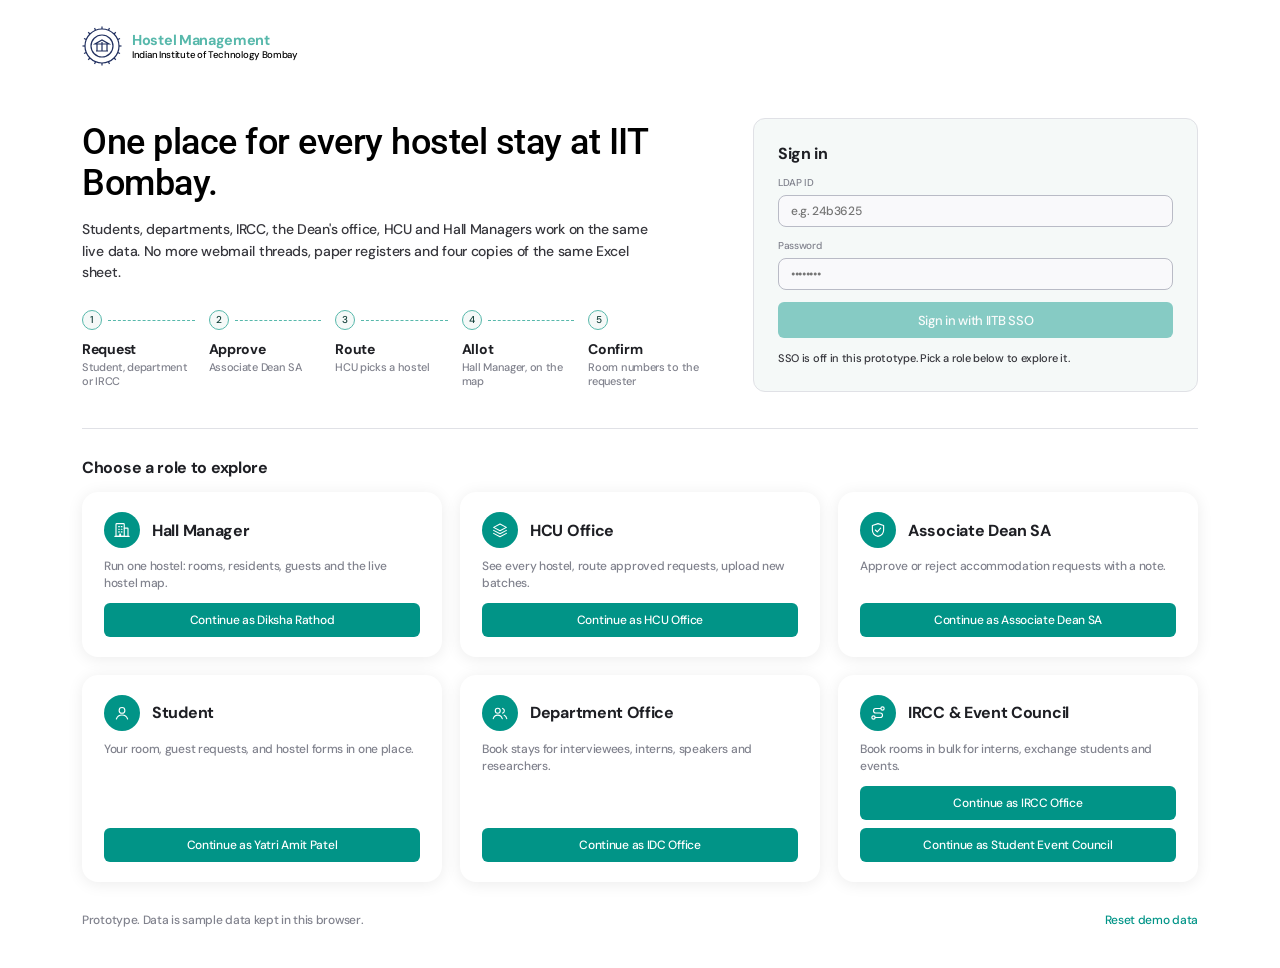
<file: index.html>
<!doctype html>
<html lang="en">
<head>
  <meta charset="utf-8">
  <meta name="viewport" content="width=device-width, initial-scale=1, viewport-fit=cover">
  <title>Hostel Management · IIT Bombay</title>
  <link rel="preconnect" href="https://fonts.googleapis.com">
  <link rel="preconnect" href="https://fonts.gstatic.com" crossorigin>
  <link rel="stylesheet" href="https://fonts.googleapis.com/css2?family=DM+Sans:opsz,wght@9..40,500;9..40,700&family=Roboto:wght@400;500;600;700&display=swap">
  <link rel="stylesheet" href="css/tokens.css">
  <link rel="stylesheet" href="css/app.css">
  <link rel="stylesheet" href="css/portals.css">
</head>
<body>
  <div id="app"></div>

  <!-- Order matters: plain scripts sharing the global `HMS` namespace, no build step -->
  <!-- Core: data and helpers every portal shares -->
  <script src="js/core/date.js"></script>
  <script src="js/core/floorplan.js"></script>
  <script src="js/core/campus.js"></script>
  <script src="js/core/seed.js"></script>
  <script src="js/core/store.js"></script>
  <script src="js/core/ui.js"></script>
  <script src="js/core/shared.js"></script>
  <script src="js/app.js"></script>
  <script src="js/core/list.js"></script>

  <!-- Hall Manager (Figma "Hostel Manager" section) -->
  <script src="js/portals/hm/dashboard.js"></script>
  <script src="js/portals/hm/residents.js"></script>
  <script src="js/portals/hm/requests.js"></script>
  <script src="js/portals/hm/map.js"></script>
  <script src="js/portals/hm/actions.js"></script>
  <script src="js/portals/hm/portal.js"></script>

  <!-- Requesters, approvers, HCU (FigJam IA) -->
  <script src="js/portals/requester.js"></script>
  <script src="js/portals/student.js"></script>
  <script src="js/portals/dept.js"></script>
  <script src="js/portals/ircc.js"></script>
  <script src="js/portals/dean.js"></script>
  <script src="js/portals/hcu.js"></script>

  <script>HMS.app.start();</script>
</body>
</html>
</file>
<file: css/tokens.css>
/* ==========================================================================
   Design tokens — extracted from Figma "HM Intern Work" (W8pJfHJeop1TZinVuB2IP1),
   section "Hostel Manager" (238:3312). Variable names mirror the Figma variables.
   If you change a value here, change it in Figma too (or vice versa).
   ========================================================================== */
:root {
  /* Surfaces */
  --primary-bg: #f5f9f8;        /* panels, map floor, cards-in-cards */
  --secondary-bg: #ffffff;      /* page + cards */
  --white: #ffffff;

  /* Brand */
  --primary-cta-bg: #019487;    /* active nav pill, primary button, links */
  --primary-cta-hover: #017d72;
  --colored-subheading: #57b8ab;/* "Hostel Management" wordmark */
  --badge-type1: #b8eae2;       /* Day / Month / Year pills */
  --badge-1: #103d37;           /* text on badge-type1 */

  /* Text */
  --heading: #000000;
  --body: #1e1f24;
  --body-2: #80828d;            /* labels ("Total Rooms") */
  --unselected-text: #80828d;
  --grey-subheading: #36363c;
  --nav-text: #1f1f1f;          /* Figma var "500" */

  /* Strokes */
  --secondary-cta-border: #b9bbc6; /* card + table outlines, secondary button */
  --secondary-cta-hover: #eff0f3;   /* table header band, zebra rows, table footer (293:10039) */
  --light-stroke: #e0e1e6;         /* nav pills, dividers */

  /* Hostel map room states (Bookings 1 · 238:5393) */
  --room-empty-bg: #f5f9f8;     --room-empty-stroke: #019487;
  --room-allotted-bg: #8eddd6;  --room-allotted-stroke: #00b1a1;
  --room-guest-bg: #ffffff;     --room-guest-stroke: #57b8ab;   /* legend "Guests" */
  --room-maint-bg: #ffab9a;     --room-maint-stroke: #ff8787;
  --room-common-bg: #d0ede6;    /* stairs / pantry / washroom blocks */
  --room-service-bg: #cecece;   /* service / lift block */

  /* Feedback (not in Figma yet — added for states the designs don't cover) */
  --danger: #c2410c;
  --danger-bg: #fff1ec;
  --warning-bg: #fff7e0;
  --warning: #8a5a00;
  --info: #2563eb;              /* "Occupied" status badge in profile (293:10380) */
  --info-bg: #eef4ff;

  /* Type
     Figma uses Satoshi (UI) + Roboto (numbers/table data, M3 "display-medium").
     Satoshi is served by Fontshare; DM Sans is the fallback when it can't load. */
  --font-ui: "Satoshi", "DM Sans", ui-sans-serif, system-ui, -apple-system, "Segoe UI", sans-serif;
  --font-data: "Roboto", ui-sans-serif, system-ui, sans-serif;
  --tracking: -0.3px;

  --fs-display: 45px;   /* stat numbers (M3 display-medium) */
  --fs-stat-sm: 24px;   /* secondary stats */
  --fs-h1: 24px;        /* page titles "Residents", "Requests" */
  --fs-h2: 20px;        /* "Hostel 17," */
  --fs-h3: 16px;        /* H3/M, H3/B — nav, panel titles */
  --fs-body1: 12px;     /* Body1/M */
  --fs-body2: 10px;     /* Body2/M — meta lines */
  --fs-micro: 8px;      /* "Details" links */

  /* Shape */
  --r-card: 12px;
  --r-pill: 24px;
  --r-btn: 6px;
  --r-room: 4.8px;

  /* Layout */
  --sidebar-w: 189px;
  --gutter: 32px;
  --shadow-card: 0 2px 10px rgba(16, 61, 55, 0.08);
  --shadow-pop: 0 12px 40px rgba(16, 61, 55, 0.16);
}
</file>
<file: css/app.css>
/* ==========================================================================
   Base
   ========================================================================== */
*, *::before, *::after { box-sizing: border-box; }
html, body { height: 100%; }
body {
  margin: 0;
  font-family: var(--font-ui);
  font-weight: 500;
  font-size: 14px;
  letter-spacing: var(--tracking);
  color: var(--body);
  background: var(--secondary-bg);
  -webkit-font-smoothing: antialiased;
}
button, input, select, textarea { font: inherit; letter-spacing: inherit; color: inherit; }
button { cursor: pointer; }
:focus-visible { outline: 2px solid var(--primary-cta-bg); outline-offset: 2px; }
.sr-only { position: absolute; width: 1px; height: 1px; overflow: hidden; clip: rect(0 0 0 0); white-space: nowrap; }
.num { font-family: var(--font-data); letter-spacing: 0; }
.muted { color: var(--body-2); }
.link { color: var(--primary-cta-bg); background: none; border: 0; padding: 0; font-size: inherit; }
.link:hover { text-decoration: underline; }
svg.ic { width: 1em; height: 1em; flex: none; }

/* ==========================================================================
   Shell — header + pill sidebar (Dashboard 238:3313)
   ========================================================================== */
.shell { display: grid; grid-template-columns: calc(var(--sidebar-w) + var(--gutter) * 2) 1fr; grid-template-rows: auto 1fr; min-height: 100vh; }
.topbar { grid-column: 1 / -1; display: flex; align-items: center; justify-content: space-between; padding: 26px 56px 18px 38px; }
.brand { display: flex; align-items: center; gap: 10px; text-decoration: none; color: inherit; }
.brand-mark { width: 40px; height: 40px; color: #202f5f; }
.brand-name { font-weight: 700; font-size: 14.4px; color: var(--colored-subheading); line-height: 1.2; }
.brand-sub { font-size: 9.6px; color: var(--heading); line-height: 1.2; }
.topbar-actions { display: flex; align-items: center; gap: 18px; position: relative; }
.icon-btn { width: 36px; height: 36px; display: grid; place-items: center; border: 0; background: none; border-radius: 50%; font-size: 20px; color: var(--body); position: relative; }
.icon-btn:hover { background: var(--primary-bg); }
.icon-btn .dot { position: absolute; top: 6px; right: 7px; width: 8px; height: 8px; border-radius: 50%; background: var(--primary-cta-bg); border: 2px solid #fff; }
.avatar { width: 36px; height: 36px; border-radius: 50%; border: 1px solid var(--light-stroke); display: grid; place-items: center; font-size: 16px; background: #fff; }

.sidebar { padding: 22px var(--gutter) 32px; display: flex; flex-direction: column; justify-content: space-between; position: sticky; top: 0; height: calc(100vh - 96px); }
.nav { display: flex; flex-direction: column; gap: 13px; }
.nav a {
  display: grid; place-items: center; height: 36px; border-radius: var(--r-pill);
  border: 1px solid var(--light-stroke); background: var(--secondary-bg);
  color: var(--nav-text); text-decoration: none; font-size: var(--fs-h3);
}
.nav a:hover { border-color: var(--secondary-cta-border); }
.nav a[aria-current="page"] { background: var(--primary-cta-bg); border-color: var(--primary-cta-bg); color: #fff; }
.nav-settings { display: flex; align-items: center; justify-content: center; gap: 10px; color: var(--unselected-text); text-decoration: none; font-size: var(--fs-h3); }
.nav-settings svg { font-size: 23px; }
.nav-settings[aria-current="page"] { color: var(--primary-cta-bg); }

.main { padding: 8px 56px 64px 0; min-width: 0; }
.page-head { display: flex; align-items: center; justify-content: space-between; gap: 16px; margin-bottom: 18px; min-height: 36px; }
.page-title { font-family: var(--font-data); font-weight: 500; font-size: var(--fs-h1); letter-spacing: 0; margin: 0; }
.page-title .sep { color: var(--body-2); margin: 0 6px; }
.back { display: inline-flex; align-items: center; gap: 6px; background: none; border: 0; padding: 0; color: var(--body-2); font-size: var(--fs-body1); margin-bottom: 10px; }
.back:hover { color: var(--body); }

/* ==========================================================================
   Primitives
   ========================================================================== */
.card { background: var(--secondary-bg); border: 1px solid var(--secondary-cta-border); border-radius: var(--r-card); }
.panel { background: var(--primary-bg); border: 2px solid var(--light-stroke); border-radius: var(--r-card); }
.panel-head { display: flex; align-items: center; gap: 14px; padding: 18px 28px 16px; }
.panel-head h2 { font-size: var(--fs-h3); font-weight: 700; color: var(--grey-subheading); margin: 0; flex: 1; }
.panel-icon { width: 32px; height: 32px; border-radius: 50%; background: var(--primary-cta-bg); color: #fff; display: grid; place-items: center; font-size: 17px; }
.panel-tools { display: flex; gap: 6px; }

.btn { display: inline-flex; align-items: center; justify-content: center; gap: 6px; height: 28px; padding: 0 14px; border-radius: var(--r-btn); font-size: var(--fs-body1); border: 1px solid transparent; white-space: nowrap; }
.btn-primary { background: var(--primary-cta-bg); color: #fff; }
.btn-primary:hover { background: var(--primary-cta-hover); }
.btn-secondary { background: #f9f9fb; border-color: var(--secondary-cta-border); color: var(--body-2); }
.btn-secondary:hover { color: var(--body); border-color: var(--body-2); }
.btn-danger { background: var(--danger-bg); border-color: #f5c4b3; color: var(--danger); }
.btn-lg { height: 36px; padding: 0 18px; font-size: 13px; }
.btn[disabled] { opacity: .45; cursor: not-allowed; }
.btn-outline-pill { height: 36px; border-radius: var(--r-pill); border: 1px solid var(--secondary-cta-border); background: #fff; color: var(--body); padding: 0 20px; font-size: 13px; }
.btn-outline-pill:hover { border-color: var(--primary-cta-bg); color: var(--primary-cta-bg); }

.pill-select { position: relative; display: inline-flex; align-items: center; height: 28px; border-radius: var(--r-pill); background: var(--badge-type1); color: var(--badge-1); font-size: var(--fs-body1); }
.pill-select select { appearance: none; border: 0; background: transparent; padding: 0 28px 0 16px; height: 100%; border-radius: inherit; cursor: pointer; }
.pill-select svg { position: absolute; right: 11px; font-size: 10px; pointer-events: none; }

.box-select { position: relative; display: inline-flex; align-items: center; }
.box-select select { appearance: none; height: 44px; padding: 0 44px 0 16px; border-radius: 8px; border: 0; background: #fff; box-shadow: 0 1px 6px rgba(0,0,0,.14); font-family: var(--font-data); font-size: 18px; letter-spacing: 0; color: var(--grey-subheading); cursor: pointer; }
.box-select svg { position: absolute; right: 14px; font-size: 16px; pointer-events: none; color: var(--grey-subheading); }

.field { display: flex; flex-direction: column; gap: 6px; }
.field > span { font-size: var(--fs-body2); color: var(--body-2); }
.input, .select-input, textarea.input {
  height: 32px; border-radius: 8px; border: 1px solid var(--secondary-cta-border); background: #f9f9fb; padding: 0 12px; font-size: var(--fs-body1);
}
textarea.input { height: auto; padding: 8px 12px; resize: vertical; min-height: 64px; }
.input:focus, .select-input:focus { outline: none; border-color: var(--primary-cta-bg); background: #fff; }
.search { position: relative; display: flex; align-items: center; }
.search svg { position: absolute; left: 11px; font-size: 14px; color: var(--body-2); }
.search .input { padding-left: 32px; width: 188px; }

.tabs { display: flex; border-bottom: 1px solid var(--light-stroke); gap: 0; margin-bottom: 14px; }
.tab { background: none; border: 0; border-bottom: 2px solid transparent; padding: 10px 26px 11px; font-family: var(--font-data); letter-spacing: 0; font-size: 12px; color: var(--grey-subheading); margin-bottom: -1px; }
.tab[aria-selected="true"] { border-bottom-color: var(--body); color: var(--body); font-weight: 600; }
.tab-add { padding-inline: 16px; }
.tab .tab-x { margin-left: 6px; color: var(--body-2); font-size: 10px; }

.badge { display: inline-flex; align-items: center; gap: 5px; height: 20px; padding: 0 8px; border-radius: var(--r-pill); font-size: var(--fs-body2); border: 1px solid; }
.badge::before { content: ""; width: 6px; height: 6px; border-radius: 50%; background: currentColor; }
.badge-info { color: var(--info); border-color: var(--info); background: var(--info-bg); }
.badge-teal { color: var(--primary-cta-bg); border-color: var(--primary-cta-bg); background: #eaf7f4; }
.badge-warn { color: var(--warning); border-color: #e7c36a; background: var(--warning-bg); }
.badge-grey { color: var(--body-2); border-color: var(--secondary-cta-border); background: #f9f9fb; }
.badge-danger { color: var(--danger); border-color: #f5b9a3; background: var(--danger-bg); }

.kv { display: flex; flex-direction: column; gap: 4px; min-width: 0; }
.kv dt { font-size: var(--fs-body2); color: var(--body-2); font-family: var(--font-data); letter-spacing: .1px; }
.kv dd { margin: 0; font-family: var(--font-data); letter-spacing: 0; font-weight: 500; font-size: 13px; color: var(--body); }

.checkbox { appearance: none; width: 16px; height: 16px; border-radius: 4px; border: 1px solid var(--secondary-cta-border); background: #fff; display: inline-grid; place-items: center; cursor: pointer; margin: 0; }
.checkbox:checked { border-color: var(--secondary-cta-border); }
.checkbox:checked::after { content: ""; width: 10px; height: 10px; border-radius: 2px; background: var(--primary-cta-bg); }

.empty { padding: 40px 20px; text-align: center; color: var(--body-2); font-size: 13px; }
.empty strong { display: block; color: var(--body); font-size: 14px; margin-bottom: 4px; }

/* ==========================================================================
   Overlays — popover, modal, drawer, toast
   ========================================================================== */
.popover { position: absolute; z-index: 40; background: #fff; border: 1px solid var(--light-stroke); border-radius: var(--r-card); box-shadow: var(--shadow-pop); }
.scrim { position: fixed; inset: 0; z-index: 50; background: rgba(30, 31, 36, .18); display: grid; place-items: center; padding: 24px; }
.modal { background: #fff; border-radius: 20px; box-shadow: var(--shadow-pop); width: min(490px, 100%); max-height: calc(100vh - 48px); display: flex; flex-direction: column; overflow: hidden; }
.modal-wide { width: min(640px, 100%); }
.modal-head { display: flex; align-items: flex-end; justify-content: space-between; padding: 20px 28px 0; }
.modal-head .tabs { margin: 0; flex: 1; }
.modal-room { font-family: var(--font-data); font-weight: 700; font-size: 20px; letter-spacing: 0; padding-bottom: 8px; margin-left: 16px; }
.modal-body { padding: 18px 28px; overflow: auto; }
.modal-foot { display: flex; justify-content: flex-end; gap: 16px; padding: 12px 24px 22px; }
.modal-title { font-family: var(--font-data); font-size: 18px; letter-spacing: 0; margin: 0; padding-bottom: 12px; }

.drawer-scrim { position: fixed; inset: 0; z-index: 50; background: rgba(30, 31, 36, .18); }
.drawer { position: fixed; top: 0; right: 0; bottom: 0; z-index: 51; width: min(460px, 100%); background: #fff; box-shadow: var(--shadow-pop); border-radius: 20px 0 0 20px; display: flex; flex-direction: column; }
.drawer-head { padding: 22px 26px 12px; display: flex; justify-content: space-between; align-items: start; gap: 12px; }
.drawer-body { padding: 0 26px 20px; overflow: auto; flex: 1; }
.drawer-foot { padding: 14px 26px 22px; display: flex; gap: 12px; justify-content: flex-end; border-top: 1px solid var(--light-stroke); }

.toast-wrap { position: fixed; bottom: 22px; left: 50%; transform: translateX(-50%); z-index: 80; display: flex; flex-direction: column; gap: 8px; align-items: center; }
.toast { background: var(--body); color: #fff; border-radius: 10px; padding: 10px 14px 10px 16px; font-size: 13px; display: flex; gap: 14px; align-items: center; box-shadow: var(--shadow-pop); animation: toast-in .18s ease-out; }
.toast .link { color: var(--badge-type1); }
@keyframes toast-in { from { opacity: 0; transform: translateY(6px); } }

/* ==========================================================================
   Dashboard (238:3313) + Updates panel (301:1609)
   ========================================================================== */
.dash { display: grid; grid-template-columns: minmax(0, 650px) minmax(300px, 427px); gap: 40px; align-items: start; }
.dash-head { display: flex; align-items: flex-end; justify-content: space-between; margin: 20px 0 14px; }
.dash-head h1 { font-family: var(--font-data); font-weight: 500; font-size: var(--fs-h2); letter-spacing: 0; margin: 0; }
.pills { display: flex; gap: 14px; }
.stats { display: grid; grid-template-columns: repeat(3, 1fr); gap: 16px 20px; margin-bottom: 32px; }
.stat { position: relative; padding: 18px 20px 14px; min-height: 119px; text-align: left; background: #fff; border: 1px solid var(--secondary-cta-border); border-radius: var(--r-card); }
.stat-sm { min-height: 76px; padding-bottom: 12px; }
.stat-label { font-size: var(--fs-body1); color: var(--body-2); }
.stat-value { display: flex; align-items: baseline; gap: 6px; margin-top: 4px; }
.stat-value b { font-family: var(--font-data); font-weight: 500; font-size: var(--fs-display); letter-spacing: 0; line-height: 52px; }
.stat-sm .stat-value b { font-size: var(--fs-stat-sm); line-height: 32px; }
.stat-value small { font-family: var(--font-data); font-size: 10px; letter-spacing: .4px; }
.stat-link { position: absolute; right: 14px; bottom: 12px; display: inline-flex; align-items: center; gap: 2px; background: none; border: 0; padding: 0; color: var(--primary-cta-bg); font-family: var(--font-data); font-size: 9px; letter-spacing: .4px; }
.stat-link svg { font-size: 9px; }
.stat:hover { border-color: var(--primary-cta-bg); }

.guest-list { margin: 0 28px 28px; background: #fff; border: 1px solid var(--secondary-cta-border); border-radius: var(--r-card); overflow: hidden; }
.guest-row { display: flex; align-items: center; gap: 12px; padding: 18px 24px 16px; border-top: 1px solid var(--secondary-cta-border); }
.guest-row:first-child { border-top: 0; }
.guest-row .who { flex: 1; min-width: 0; }
.guest-row .name { font-size: var(--fs-body1); }
.guest-row .meta { font-size: var(--fs-body2); color: var(--unselected-text); margin-top: 5px; white-space: pre; }
.guest-row .tag { margin-right: 8px; }
.panel-search { margin: 0 28px 12px; }
.panel-search .input { width: 100%; }

.updates { position: sticky; top: 16px; }
.updates-search { position: relative; margin-bottom: -18px; z-index: 1; }
.updates-search .input { height: 44px; width: 100%; border-radius: 22px; border: 1px solid var(--secondary-cta-border); background: #fff; padding-left: 46px; font-size: 15px; }
.updates-search svg { left: 18px; font-size: 18px; }
.updates .panel { padding-top: 22px; }
.updates-list { display: flex; flex-direction: column; gap: 17px; padding: 0 24px 24px; max-height: calc(100vh - 220px); overflow: auto; }
.update { background: #fff; border: 1px solid var(--secondary-cta-border); border-radius: var(--r-card); padding: 22px 24px 18px; }
.update h3 { font-size: 15px; font-weight: 500; margin: 0 0 8px; }
.update p { font-size: var(--fs-body1); color: var(--body-2); margin: 0 0 12px; line-height: 1.35; }
.update .when { font-size: var(--fs-body2); color: var(--body); margin-bottom: 16px; }
.update .row { display: flex; gap: 12px; }
.update.done { opacity: .6; }
.update .resolved { font-size: var(--fs-body1); color: var(--primary-cta-bg); display: inline-flex; gap: 6px; align-items: center; }

/* Notification popover reuses .update */
.bell-pop { right: 60px; top: 48px; width: 380px; padding: 16px; max-height: 70vh; overflow: auto; display: flex; flex-direction: column; gap: 12px; background: var(--primary-bg); }
.search-pop { right: 100px; top: 48px; width: 420px; padding: 12px; }
.search-pop .input { width: 100%; height: 38px; }
.search-results { margin-top: 10px; display: flex; flex-direction: column; max-height: 50vh; overflow: auto; }
.search-results button { text-align: left; border: 0; background: none; padding: 8px 10px; border-radius: 8px; display: flex; justify-content: space-between; gap: 12px; font-size: 13px; }
.search-results button:hover { background: var(--primary-bg); }
.search-results small { color: var(--body-2); }

/* ==========================================================================
   Residents (238:3511 / 238:6730 / 238:4052)
   ========================================================================== */
.toolbar { display: flex; align-items: center; justify-content: space-between; gap: 12px; margin-bottom: 8px; flex-wrap: wrap; }
.toolbar-left, .toolbar-right { display: flex; align-items: center; gap: 12px; }
.filter-btn { height: 28px; display: inline-flex; align-items: center; gap: 10px; padding: 0 12px 0 16px; border-radius: 6px; border: 1px solid var(--secondary-cta-border); background: #f9f9fb; color: var(--body-2); font-size: var(--fs-body1); position: relative; }
.filter-btn .count { background: var(--primary-cta-bg); color: #fff; border-radius: 10px; padding: 0 6px; font-size: 10px; }
.rows-label { font-family: var(--font-data); font-size: 12px; letter-spacing: 0; }
.mini-select { position: relative; }
.mini-select select { appearance: none; height: 28px; border-radius: 6px; border: 1px solid var(--secondary-cta-border); background: #f9f9fb; padding: 0 30px 0 16px; font-size: var(--fs-body1); color: var(--grey-subheading); }
.mini-select svg { position: absolute; right: 10px; top: 9px; font-size: 11px; pointer-events: none; }

.filter-pop { top: 36px; left: 0; width: 360px; padding: 14px 0 12px; }
.filter-pop header { display: flex; justify-content: space-between; padding: 0 18px 10px; border-bottom: 1px solid var(--light-stroke); font-size: 12px; }
.filter-rows { display: flex; flex-direction: column; gap: 8px; padding: 14px 18px 4px; }
.filter-row { display: grid; grid-template-columns: 1fr 88px 1fr 20px; gap: 6px; align-items: center; }
.filter-row select, .filter-row input { height: 24px; border-radius: 6px; border: 1px solid var(--secondary-cta-border); background: #fff; font-size: 10px; padding: 0 8px; }
.filter-row input { background: #eeeff2; border-color: #eeeff2; }
.filter-row button { border: 0; background: none; color: var(--body-2); padding: 0; }
.filter-add { margin: 6px 18px 0; font-size: 10px; color: var(--grey-subheading); background: none; border: 0; padding: 0; }
.filter-foot { display: flex; justify-content: flex-end; gap: 8px; padding: 10px 18px 0; }

.table-wrap { overflow-x: auto; }
table.data { width: 100%; border-collapse: collapse; font-family: var(--font-data); letter-spacing: 0; }
table.data th { font-size: 9px; font-weight: 500; color: var(--grey-subheading); text-align: left; padding: 12px 10px 6px; white-space: nowrap; }
table.data td { font-size: 12px; font-weight: 600; padding: 8px 10px; white-space: nowrap; }
table.data tbody tr:hover td { background: var(--primary-bg); }
table.data tr.floor-break td { padding: 10px 0; }
table.data tr.floor-break td::after { content: ""; display: block; border-top: 2px solid var(--light-stroke); }
table.data .actions { display: flex; gap: 10px; justify-content: flex-end; }
table.data .actions button:not(.btn) { border: 0; background: none; padding: 2px; font-size: 16px; color: var(--grey-subheading); }
table.data .actions button:not(.btn):hover { color: var(--primary-cta-bg); }
.sort-th { background: none; border: 0; padding: 0; font: inherit; color: inherit; display: inline-flex; gap: 4px; align-items: center; }

/* ==========================================================================
   Resident profile (238:7204 → refined 293:10380)
   ========================================================================== */
.profile { display: grid; grid-template-columns: minmax(0, 1fr) 338px; gap: 40px; align-items: start; }
.profile-cards { display: flex; flex-direction: column; gap: 12px; }
.pcard { background: var(--primary-bg); border-radius: var(--r-card); padding: 20px 28px 22px; }
.pcard h2 { font-size: 13px; color: var(--primary-cta-bg); margin: 0 0 14px; font-weight: 700; }
.pgrid { display: grid; grid-template-columns: repeat(2, minmax(0, 1fr)); gap: 16px 32px; }
.pgrid-3 { grid-template-columns: repeat(3, minmax(0, 1fr)); }
.pgrid .kv dd { font-size: 13px; line-height: 1.35; white-space: normal; }
.history { background: var(--primary-bg); border: 1px solid var(--light-stroke); border-radius: var(--r-card); padding: 20px 24px 24px; position: sticky; top: 16px; }
.history h2 { font-family: var(--font-data); font-size: 14px; letter-spacing: 0; margin: 0 0 14px; font-weight: 500; }
.history ol { list-style: none; margin: 0; padding: 0; display: flex; flex-direction: column; gap: 9px; }
.history li { background: #fff; border: 1px solid var(--light-stroke); border-radius: var(--r-card); padding: 14px 18px; font-size: 12px; }
.history li small { display: block; font-size: 9px; color: var(--body-2); margin-top: 6px; }
.history li.marker { border-radius: var(--r-pill); padding: 6px 12px; text-align: center; font-size: 11px; }
.history li.current { border-color: var(--primary-cta-bg); }
.profile-actions { display: flex; gap: 12px; }

/* ==========================================================================
   Requests / Bookings (238:4593, 238:4993)
   ========================================================================== */
.req-kind { font-size: 9px; color: var(--primary-cta-bg); margin-bottom: 8px; }

/* ==========================================================================
   Hostel map (238:5393, 238:5576, 238:5796)
   ========================================================================== */
.map-page { display: grid; grid-template-columns: minmax(0, 1fr) 150px; gap: 20px; }
.map-top { display: flex; justify-content: center; gap: 38px; margin: -6px 0 18px; }
.map-canvas { position: relative; max-width: 720px; margin: 0 auto; width: 100%; }
.map-canvas svg { width: 100%; height: auto; display: block; }
.room { cursor: pointer; }
.room rect { transition: stroke-width .12s; }
.room:hover rect, .room:focus rect { stroke-width: 2.4; }
.room:focus { outline: none; }
.room.dim { opacity: .25; }
.room.hidden-state { opacity: .12; }
.room.selected rect { stroke: var(--body); stroke-width: 2.6; }
.room text { font-family: var(--font-data); font-size: 8.5px; fill: var(--grey-subheading); pointer-events: none; }
.room .flag { fill: var(--danger); }
.map-legend { display: grid; grid-template-columns: repeat(3, max-content); gap: 12px 44px; margin: 14px auto 0; max-width: 720px; padding-left: 190px; font-size: 11px; color: var(--grey-subheading); }
.legend-item { display: inline-flex; align-items: center; gap: 12px; background: none; border: 0; padding: 0; font-size: 11px; color: inherit; }
.legend-item .sw { width: 20px; height: 20px; border-radius: 4px; border: 1px solid; }
.legend-item[aria-pressed="false"] { opacity: .35; }
.legend-item .n { color: var(--body-2); }
.map-side { display: flex; flex-direction: column; align-items: flex-end; gap: 16px; }
.floor-stepper { display: flex; flex-direction: column; align-items: center; gap: 12px; margin-top: 190px; }
.floor-stepper .step { background: none; border: 0; font-size: 18px; color: var(--grey-subheading); padding: 4px; }
.floor-btn { width: 44px; height: 44px; border-radius: 8px; border: 0; background: #fff; box-shadow: 0 1px 6px rgba(0,0,0,.14); font-family: var(--font-data); font-size: 18px; letter-spacing: 0; color: var(--grey-subheading); }
.floor-btn[aria-current="true"] { background: var(--primary-cta-bg); color: #fff; }
.map-options { display: flex; gap: 8px; align-items: center; font-size: 11px; color: var(--body-2); }

/* Allot dialog body (238:5576) */
.add-resident { display: flex; align-items: center; gap: 12px; height: 44px; border-radius: 22px; border: 2px solid var(--light-stroke); padding: 0 18px; color: var(--body-2); position: relative; }
.add-resident input { border: 0; outline: none; flex: 1; font-size: 15px; background: transparent; }
.add-resident:focus-within { border-color: var(--primary-cta-bg); }
.suggest { position: absolute; left: 0; right: 0; top: 48px; z-index: 5; background: #fff; border: 1px solid var(--light-stroke); border-radius: 12px; box-shadow: var(--shadow-pop); max-height: 220px; overflow: auto; }
.suggest button { width: 100%; text-align: left; background: none; border: 0; padding: 9px 14px; font-size: 12px; display: flex; justify-content: space-between; gap: 10px; }
.suggest button:hover { background: var(--primary-bg); }
.suggest small { color: var(--body-2); }
.cand-list { margin-top: 18px; border-top: 1px solid var(--light-stroke); }
.cand { display: grid; grid-template-columns: 1fr 1fr 1.4fr 20px; gap: 14px 16px; padding: 16px 2px 18px; border-bottom: 1px solid var(--light-stroke); }
.cand:last-child { border-bottom: 0; }
.cand .kv dt { font-size: 8.5px; color: var(--grey-subheading); }
.cand .kv dd { font-size: 11px; }
.cand .comments dd { font-weight: 400; line-height: 1.4; white-space: normal; }
.cand .check { grid-column: 4; grid-row: 1; justify-self: end; }
.cand-group { font-size: 10px; color: var(--primary-cta-bg); grid-column: 1 / -1; margin-bottom: -6px; }
.warn-line { font-size: 11px; color: var(--warning); background: var(--warning-bg); border-radius: 8px; padding: 8px 12px; margin-top: 12px; }

.occupant { border: 1px solid var(--light-stroke); border-radius: 14px; padding: 16px 18px; margin-bottom: 12px; }
.occupant h3 { font-size: 17px; margin: 2px 0 14px; font-family: var(--font-data); letter-spacing: 0; }
.occupant .pgrid { gap: 12px 18px; }
.status-box { border: 1px solid var(--secondary-cta-border); border-radius: 10px; padding: 10px 14px; margin: 12px 0; font-family: var(--font-data); font-size: 12px; letter-spacing: 0; }
.stack { display: flex; flex-direction: column; gap: 10px; }
.stack .btn-outline-pill { width: 100%; }

/* ==========================================================================
   Stubs (Actions, Settings — not designed yet)
   ========================================================================== */
.stub-grid { display: grid; grid-template-columns: repeat(auto-fill, minmax(240px, 1fr)); gap: 16px; }
.stub { border: 1px dashed var(--secondary-cta-border); border-radius: var(--r-card); padding: 18px 20px; background: #fff; }
.stub h3 { font-size: 14px; margin: 0 0 6px; }
.stub p { font-size: 12px; color: var(--body-2); margin: 0 0 12px; line-height: 1.4; }
.stub.live { border-style: solid; }
.note { font-size: 12px; color: var(--body-2); background: var(--primary-bg); border-radius: 10px; padding: 12px 16px; margin-bottom: 20px; max-width: 70ch; line-height: 1.45; }
.seg { display: inline-flex; border: 1px solid var(--secondary-cta-border); border-radius: 8px; overflow: hidden; }
.seg button { border: 0; background: #fff; padding: 6px 14px; font-size: 12px; }
.seg button[aria-pressed="true"] { background: var(--primary-cta-bg); color: #fff; }

/* ==========================================================================
   Responsive + motion
   ========================================================================== */
@media (max-width: 1180px) {
  .dash { grid-template-columns: 1fr; }
  .updates { position: static; }
  .profile { grid-template-columns: 1fr; }
  .history { position: static; }
}
@media (max-width: 900px) {
  .shell { grid-template-columns: 1fr; }
  .topbar { padding: 16px 18px; }
  .sidebar { position: static; height: auto; padding: 0 18px 12px; }
  .nav { flex-direction: row; overflow-x: auto; gap: 8px; }
  .nav a { padding: 0 16px; white-space: nowrap; font-size: 13px; }
  .nav-settings { display: none; }
  .main { padding: 8px 18px 48px; }
  .stats { grid-template-columns: repeat(2, 1fr); }
  .map-page { grid-template-columns: 1fr; }
  .map-side { flex-direction: row; align-items: center; }
  .floor-stepper { flex-direction: row; margin-top: 0; }
  .map-legend { padding-left: 0; grid-template-columns: repeat(2, max-content); }
  .map-top { gap: 10px; flex-wrap: wrap; }
  .pgrid, .pgrid-3 { grid-template-columns: 1fr; }
}
@media (prefers-reduced-motion: reduce) {
  *, *::before, *::after { animation: none !important; transition: none !important; }
}
</file>
<file: css/portals.css>
/* ==========================================================================
   Components added for the multi-portal system. Built only from the tokens
   in tokens.css so every portal reads as the same product as the Figma
   Hall Manager screens.
   ========================================================================== */

/* ---------- Top bar additions ---------- */
.role-chip { height: 24px; display: inline-flex; align-items: center; padding: 0 12px; border-radius: var(--r-pill); background: var(--badge-type1); color: var(--badge-1); font-size: var(--fs-body1); white-space: nowrap; }
button.avatar { cursor: pointer; padding: 0; color: inherit; }
button.avatar:hover { border-color: var(--primary-cta-bg); }
.avatar.sm { width: 28px; height: 28px; font-size: 12px; flex: none; }
.pop-head { display: flex; justify-content: space-between; align-items: center; font-size: 13px; padding: 0 4px 4px; }
.pop-head .link { font-size: 11px; }
.notif { display: flex; flex-direction: column; gap: 4px; text-align: left; background: #fff; border: 1px solid var(--light-stroke); border-radius: 10px; padding: 10px 12px; font-size: 12px; line-height: 1.35; }
.notif small { font-size: 10px; color: var(--body-2); }
.notif.unread { border-color: var(--colored-subheading); box-shadow: inset 3px 0 0 var(--primary-cta-bg); }
.notif:hover { border-color: var(--primary-cta-bg); }
.me-pop { right: 0; top: 48px; width: 300px; padding: 14px; display: flex; flex-direction: column; gap: 4px; }
.me-head { display: flex; gap: 10px; align-items: center; padding-bottom: 10px; border-bottom: 1px solid var(--light-stroke); margin-bottom: 6px; }
.me-head small, .me-item small { display: block; font-size: 10px; color: var(--body-2); }
.me-label { font-size: 10px; color: var(--body-2); padding: 4px 6px; }
.me-item { display: flex; align-items: center; gap: 10px; border: 0; background: none; padding: 6px; border-radius: 8px; text-align: left; font-size: 12px; }
.me-item:hover { background: var(--primary-bg); }
.me-item.out { color: var(--danger); margin-top: 6px; border-top: 1px solid var(--light-stroke); border-radius: 0; padding-top: 10px; }
.guide-pop { right: 120px; top: 48px; width: 360px; padding: 16px 18px; font-size: 13px; }

/* ---------- Flow (guide + login) ---------- */
.flow { list-style: none; margin: 12px 0 0; padding: 0; display: flex; flex-direction: column; gap: 0; counter-reset: flow; }
.flow li { position: relative; padding: 0 0 12px 30px; counter-increment: flow; display: flex; flex-direction: column; gap: 2px; font-size: 12px; }
.flow li::before { content: counter(flow); position: absolute; left: 0; top: -1px; width: 20px; height: 20px; border-radius: 50%; background: var(--primary-bg); border: 1px solid var(--colored-subheading); color: var(--badge-1); font-size: 10px; display: grid; place-items: center; }
.flow li::after { content: ""; position: absolute; left: 10px; top: 20px; bottom: 0; border-left: 1px dashed var(--colored-subheading); }
.flow li:last-child::after { display: none; }
.flow li small { color: var(--body-2); font-size: 11px; }
.flow li.me::before { background: var(--primary-cta-bg); color: #fff; border-color: var(--primary-cta-bg); }
.flow li em { font-style: normal; font-size: 10px; color: #fff; background: var(--primary-cta-bg); border-radius: 8px; padding: 1px 6px; margin-left: 4px; }
.flow-h { flex-direction: row; gap: 10px; margin-top: 26px; flex-wrap: wrap; }
.flow-h li { flex: 1 1 110px; padding: 30px 0 0; }
.flow-h li::before { top: 0; }
.flow-h li::after { left: 26px; right: 4px; top: 10px; bottom: auto; border-left: 0; border-top: 1px dashed var(--colored-subheading); }
.flow-h li span { font-weight: 700; font-size: 14px; }

/* ---------- Login ---------- */
.login { max-width: 1180px; margin: 0 auto; padding: 26px 32px 40px; }
.login-top { padding-bottom: 12px; }
.login-hero { display: grid; grid-template-columns: minmax(0, 1.4fr) minmax(280px, 1fr); gap: 48px; align-items: center; padding: 40px 0 36px; border-bottom: 1px solid var(--light-stroke); }
.login-hero h1 { font-family: var(--font-data); font-weight: 500; font-size: 36px; letter-spacing: -0.5px; line-height: 1.15; margin: 0 0 14px; color: var(--heading); }
.login-hero p { color: var(--grey-subheading); line-height: 1.55; margin: 0; max-width: 58ch; }
.sso { background: var(--primary-bg); border: 1px solid var(--light-stroke); border-radius: var(--r-card); padding: 24px; display: flex; flex-direction: column; gap: 12px; }
.sso h2 { margin: 0; font-size: 16px; }
.sso p { font-size: 11px; margin: 0; }
.login-sub { font-size: 16px; margin: 28px 0 14px; }
.role-grid { display: grid; grid-template-columns: repeat(auto-fill, minmax(300px, 1fr)); gap: 18px; }
.role-card { background: #fff; border-radius: 16px; box-shadow: 0 2px 16px rgba(0,0,0,.08); padding: 20px 22px; display: flex; flex-direction: column; gap: 10px; }
.role-top { display: flex; align-items: center; gap: 12px; }
.role-top h2 { font-size: 16px; margin: 0; }
.role-ic { width: 36px; height: 36px; border-radius: 50%; background: var(--primary-cta-bg); color: #fff; display: grid; place-items: center; font-size: 18px; }
.role-card p { margin: 0; font-size: 12px; color: var(--body-2); line-height: 1.45; flex: 1; }
.role-users { display: flex; flex-direction: column; gap: 8px; }
.role-users .btn { height: 34px; }
.login-foot { display: flex; justify-content: space-between; margin-top: 30px; font-size: 12px; }

/* ---------- Request progress ---------- */
.stepper { list-style: none; display: flex; margin: 16px 0 6px; padding: 0; }
.stepper li { flex: 1; position: relative; display: flex; flex-direction: column; align-items: center; gap: 6px; text-align: center; font-size: 10px; color: var(--body-2); min-width: 0; }
.stepper li::before { content: ""; position: absolute; top: 10px; left: -50%; right: 50%; border-top: 2px solid var(--light-stroke); z-index: 0; }
.stepper li:first-child::before { display: none; }
.stepper li.done::before, .stepper li.current::before, .stepper li.fail::before { border-color: var(--primary-cta-bg); }
.stepper .dot { position: relative; z-index: 1; width: 22px; height: 22px; border-radius: 50%; border: 2px solid var(--light-stroke); background: #fff; display: grid; place-items: center; font-size: 12px; }
.stepper li.done .dot { background: var(--primary-cta-bg); border-color: var(--primary-cta-bg); color: #fff; }
.stepper li.current .dot { border-color: var(--primary-cta-bg); box-shadow: 0 0 0 4px var(--badge-type1); }
.stepper li.current { color: var(--body); font-weight: 700; }
.stepper li.fail .dot { background: var(--danger); border-color: var(--danger); color: #fff; }
.stepper li.fail { color: var(--danger); }
.next-step { display: flex; gap: 8px; align-items: center; font-size: 12px; color: var(--grey-subheading); background: #fff; border-radius: 8px; padding: 8px 12px; margin: 10px 0 0; }
.trail { list-style: none; margin: 0; padding: 0; display: flex; flex-direction: column; gap: 9px; }
.trail li { background: #fff; border: 1px solid var(--light-stroke); border-radius: var(--r-card); padding: 12px 16px; font-size: 12px; }
.trail .t-head { display: flex; justify-content: space-between; gap: 8px; }
.trail .t-head span { font-size: 10px; }
.trail .t-who { font-size: 10px; color: var(--body-2); margin-top: 2px; }
.trail .t-note { margin-top: 6px; color: var(--grey-subheading); line-height: 1.4; }
.trail li.t-rejected { border-color: #f5b9a3; }
.trail li.t-allotted { border-color: var(--primary-cta-bg); }

/* ---------- Detail pages ---------- */
.detail { display: grid; grid-template-columns: minmax(0, 1fr) 338px; gap: 32px; align-items: start; }
.detail-main { display: flex; flex-direction: column; gap: 12px; min-width: 0; }
.detail-top { display: flex; justify-content: space-between; align-items: start; gap: 12px; }
.pcard .detail-title { font-family: var(--font-data); font-weight: 500; font-size: 20px; letter-spacing: 0; margin: 2px 0 0; color: var(--body); }
.docs { list-style: none; margin: 0; padding: 0; display: flex; flex-direction: column; gap: 6px; }
.docs li { display: flex; align-items: center; gap: 8px; background: #fff; border: 1px solid var(--light-stroke); border-radius: 8px; padding: 6px 10px; font-size: 12px; }
.docs li span { flex: 1; }
.docs .icon-btn { width: 24px; height: 24px; font-size: 13px; }
tr.struck td:not(:last-child) { text-decoration: line-through; color: var(--body-2); }
.decision { border: 2px solid var(--primary-cta-bg); background: #fff; }
.proto { border: 1px dashed var(--secondary-cta-border); background: #fff; }
.proto h2 { display: flex; gap: 6px; align-items: center; }
.drawer-h { font-size: 13px; margin: 22px 0 8px; }

/* ---------- New request form ---------- */
.form-layout { display: grid; grid-template-columns: minmax(0, 1fr) 300px; gap: 28px; align-items: start; }
.form-main { display: flex; flex-direction: column; gap: 14px; min-width: 0; }
.fsec { background: var(--primary-bg); border-radius: var(--r-card); padding: 20px 24px 22px; }
.fsec-head { display: flex; gap: 14px; margin-bottom: 14px; }
.fsec-head h2 { font-size: 14px; margin: 3px 0 0; color: var(--body); }
.fsec-head p { font-size: 11px; color: var(--body-2); margin: 4px 0 0; }
.fsec-no { width: 26px; height: 26px; border-radius: 50%; background: var(--primary-cta-bg); color: #fff; display: grid; place-items: center; font-size: 12px; flex: none; }
.type-grid { display: grid; grid-template-columns: repeat(auto-fill, minmax(190px, 1fr)); gap: 10px; }
.type-card { text-align: left; background: #fff; border: 1px solid var(--secondary-cta-border); border-radius: 10px; padding: 12px 14px; display: flex; flex-direction: column; gap: 4px; font-size: 13px; }
.type-card small { font-size: 11px; color: var(--body-2); line-height: 1.35; }
.type-card .type-route { font-size: 9px; color: var(--primary-cta-bg); margin-top: 4px; }
.type-card[aria-pressed="true"] { border: 2px solid var(--primary-cta-bg); padding: 11px 13px; background: #eaf7f4; }
.form-table td { padding: 4px 6px; }
.form-table .input, .form-table .select-input { width: 100%; background: #fff; }
.form-table .icon-btn { width: 28px; height: 28px; font-size: 14px; }
.editor-actions { display: flex; flex-wrap: wrap; gap: 10px; align-items: center; margin-top: 12px; }
.file-btn { cursor: pointer; }
.dropzone { display: flex; gap: 12px; align-items: center; border: 1.5px dashed var(--secondary-cta-border); border-radius: 10px; padding: 14px 16px; background: #fff; cursor: pointer; margin-top: 8px; font-size: 20px; color: var(--primary-cta-bg); }
.dropzone span { display: flex; flex-direction: column; gap: 2px; font-size: 12px; color: var(--body); }
.dropzone small { font-size: 10px; color: var(--body-2); }
.dropzone:hover { border-color: var(--primary-cta-bg); }
.avail { display: flex; gap: 8px; align-items: center; margin-top: 12px; font-size: 12px; border-radius: 8px; padding: 8px 12px; }
.avail.ok { background: #eaf7f4; color: var(--badge-1); }
.avail.low { background: var(--warning-bg); color: var(--warning); }
.form-side .sticky { position: sticky; top: 16px; background: #fff; border: 1px solid var(--light-stroke); }
.side-h { font-size: 12px; margin: 16px 0 8px; color: var(--grey-subheading); }
.route-preview { list-style: none; margin: 0 0 14px; padding: 0; display: flex; flex-direction: column; gap: 6px; font-size: 12px; }
.route-preview li { display: flex; gap: 8px; align-items: center; }
.route-preview span { width: 18px; height: 18px; border-radius: 50%; background: var(--badge-type1); color: var(--badge-1); font-size: 10px; display: grid; place-items: center; }
.problems { margin: 0 0 12px; padding: 10px 12px 10px 26px; background: var(--warning-bg); border-radius: 8px; font-size: 11px; color: var(--warning); line-height: 1.5; }
.btn.block { width: 100%; }

/* ---------- Lists, queues, cards ---------- */
.stats-4 { grid-template-columns: repeat(4, 1fr); margin-bottom: 20px; }
.stats-6 { grid-template-columns: repeat(6, 1fr); margin-bottom: 18px; }
.click-row { cursor: pointer; }
.count-dot { display: inline-grid; place-items: center; min-width: 16px; height: 16px; border-radius: 8px; background: var(--primary-cta-bg); color: #fff; font-size: 9px; padding: 0 4px; margin-left: 4px; }
.note-action { display: flex; gap: 8px; align-items: center; max-width: none; border: 1px solid var(--colored-subheading); background: #eaf7f4; color: var(--badge-1); }
.sec-title { font-size: 14px; margin: 26px 0 10px; font-weight: 700; color: var(--grey-subheading); }
.mini-list { list-style: none; margin: 0; padding: 0; display: flex; flex-direction: column; gap: 8px; }
.mini-list li { display: flex; justify-content: space-between; align-items: center; gap: 10px; background: #fff; border: 1px solid var(--light-stroke); border-radius: 10px; padding: 8px 12px; font-size: 12px; }
.row-end { display: flex; justify-content: flex-end; align-items: end; gap: 12px; flex-wrap: wrap; margin-top: 12px; }
.field.inline { flex-direction: row; align-items: center; gap: 8px; }
.field.inline .input { height: 28px; }
.toggle { display: flex; align-items: center; gap: 10px; font-size: 13px; margin: 8px 0; }
.check-list { display: flex; flex-direction: column; gap: 6px; max-height: 220px; overflow: auto; background: var(--primary-bg); border-radius: 8px; padding: 10px 12px; font-size: 12px; }
.check-list label { display: flex; gap: 8px; align-items: center; }
.scroll-list { max-height: 260px; overflow: auto; font-size: 12px; display: flex; flex-direction: column; gap: 4px; }
.page-sub { display: flex; align-items: center; gap: 14px; margin-bottom: 16px; }

/* ---------- Hall Manager actions ---------- */
.act-grid, .form-cards { display: grid; grid-template-columns: repeat(auto-fill, minmax(250px, 1fr)); gap: 16px; }
.tool { background: #fff; border: 1px solid var(--secondary-cta-border); border-radius: var(--r-card); padding: 18px 20px; display: flex; flex-direction: column; gap: 8px; }
.tool h3 { font-size: 14px; margin: 0; display: flex; align-items: center; gap: 8px; }
.tool h3 svg { color: var(--primary-cta-bg); font-size: 18px; }
.tool p { font-size: 12px; color: var(--body-2); margin: 0 0 6px; line-height: 1.4; flex: 1; }
.tool .btn { align-self: flex-start; }
.report-grid { display: grid; grid-template-columns: repeat(auto-fill, minmax(320px, 1fr)); gap: 16px; align-items: start; }
.notice-list { display: flex; flex-direction: column; gap: 10px; }
.notice { background: #fff; border: 1px solid var(--light-stroke); border-radius: var(--r-card); padding: 14px 18px; }
.notice-top { display: flex; justify-content: space-between; gap: 10px; align-items: baseline; }
.notice h3 { font-size: 14px; margin: 0; font-weight: 500; }
.notice-top span { font-size: 10px; }
.notice p { font-size: 12px; color: var(--grey-subheading); margin: 6px 0; line-height: 1.45; }
.notice small { font-size: 10px; }

/* ---------- Charts ---------- */
.bars { display: flex; flex-direction: column; gap: 8px; }
.bar-row { display: grid; grid-template-columns: 110px 1fr 64px; gap: 10px; align-items: center; font-size: 12px; }
.bar-row[role="button"] { cursor: pointer; }
.bar-row[role="button"]:hover .bar-label { color: var(--primary-cta-bg); }
.bar-track { height: 10px; background: #fff; border: 1px solid var(--light-stroke); border-radius: 6px; overflow: hidden; }
.bar-fill { display: block; height: 100%; background: var(--room-allotted-bg); border-right: 1px solid var(--room-allotted-stroke); }
.bar-fill.hot { background: var(--room-maint-bg); border-color: var(--room-maint-stroke); }
.bar-val { text-align: right; color: var(--grey-subheading); }
.cap { display: flex; height: 12px; border-radius: 6px; overflow: hidden; background: var(--room-empty-bg); border: 1px solid var(--room-empty-stroke); flex: 1; }
.cap span { height: 100%; }
.c-occ { background: var(--room-allotted-bg); }
.c-guest { background: var(--colored-subheading); }
.c-maint { background: var(--room-maint-bg); }
.c-free { background: var(--room-empty-bg); border: 1px solid var(--room-empty-stroke); }
.cap-legend { display: inline-flex; gap: 6px; align-items: center; font-size: 10px; color: var(--body-2); }
.cap-legend i { width: 10px; height: 10px; border-radius: 3px; display: inline-block; margin-left: 6px; }
.cap-list { margin: 0 20px 20px; background: #fff; border: 1px solid var(--secondary-cta-border); border-radius: var(--r-card); padding: 8px 0; }
.cap-row { display: flex; align-items: center; gap: 16px; width: 100%; border: 0; background: none; padding: 8px 18px; text-align: left; }
.cap-row:hover { background: var(--primary-bg); }
.cap-name { width: 150px; font-size: 12px; display: flex; flex-direction: column; }
.cap-name small { font-size: 9px; color: var(--body-2); }
.cap-free { width: 70px; text-align: right; font-size: 13px; }
.cap-free small { font-size: 9px; color: var(--body-2); }
.pill-date { border: 0; background: transparent; height: 100%; padding: 0 12px; border-radius: inherit; color: inherit; font-size: 12px; }

/* ---------- HCU routing, maps, batches ---------- */
.route-block { margin-bottom: 12px; }
.route-head { font-size: 12px; margin-bottom: 8px; }
.route-opts { display: grid; grid-template-columns: repeat(auto-fill, minmax(150px, 1fr)); gap: 8px; }
.route-opt { text-align: left; background: #fff; border: 1px solid var(--secondary-cta-border); border-radius: 10px; padding: 10px 12px; display: flex; flex-direction: column; gap: 3px; font-size: 13px; }
.route-opt small { font-size: 10px; color: var(--body-2); }
.route-opt .badge { align-self: flex-start; margin-top: 4px; }
.route-opt[aria-pressed="true"] { border: 2px solid var(--primary-cta-bg); padding: 9px 11px; background: #eaf7f4; }
.ro-wrap { display: grid; grid-template-columns: minmax(0, 640px) 60px; gap: 16px; justify-content: center; }
.ro-map { width: 100%; height: auto; }
.floor-col { display: flex; flex-direction: column; gap: 10px; justify-content: center; }
.batch { display: flex; justify-content: space-between; align-items: center; gap: 16px; background: #fff; border-radius: 16px; box-shadow: 0 2px 16px rgba(0,0,0,.08); padding: 16px 22px; margin-bottom: 12px; }
.batch[role="button"] { cursor: pointer; }
.batch h3 { font-size: 15px; font-weight: 500; margin: 2px 0 4px; }
.batch p { font-size: 12px; margin: 0; }

/* ---------- Student home ---------- */
.stu-grid { display: grid; grid-template-columns: minmax(0, 1fr) minmax(0, 1fr); gap: 20px; align-items: start; }
.room-card { background: var(--primary-bg); }
.room-card-top { display: flex; justify-content: space-between; align-items: start; gap: 12px; margin-bottom: 12px; }
.room-no { font-size: 28px; font-weight: 500; margin: 2px 0 4px; }
.mini-map { width: 100%; max-width: 340px; height: auto; display: block; margin: 0 auto; }
.quick-grid { display: grid; grid-template-columns: 1fr 1fr; gap: 10px; }
.quick { display: flex; gap: 10px; align-items: center; text-align: left; background: #fff; border: 1px solid var(--light-stroke); border-radius: 10px; padding: 12px; font-size: 20px; color: var(--primary-cta-bg); }
.quick span { display: flex; flex-direction: column; gap: 2px; font-size: 12px; color: var(--body); }
.quick small { font-size: 10px; color: var(--body-2); }
.quick:hover { border-color: var(--primary-cta-bg); }
.mini-req { background: #fff; border: 1px solid var(--light-stroke); border-radius: var(--r-card); padding: 12px 16px 8px; margin-bottom: 10px; cursor: pointer; }
.mini-req:hover { border-color: var(--primary-cta-bg); }
.mini-req-top { display: flex; justify-content: space-between; gap: 8px; align-items: center; font-size: 13px; }
.mini-req .stepper { margin: 4px 0; }

/* ---------- Responsive ---------- */
@media (max-width: 1180px) {
  .detail, .form-layout { grid-template-columns: 1fr; }
  .detail .history, .form-side .sticky { position: static; }
  .stats-6 { grid-template-columns: repeat(3, 1fr); }
}
@media (max-width: 900px) {
  .login { padding: 18px 16px 32px; }
  .login-hero { grid-template-columns: 1fr; gap: 24px; padding: 20px 0; }
  .login-hero h1 { font-size: 26px; }
  .stu-grid, .quick-grid { grid-template-columns: 1fr; }
  .stats-4 { grid-template-columns: repeat(2, 1fr); }
  .role-chip { display: none; }
  .guide-pop, .me-pop, .bell-pop, .search-pop { position: fixed; left: 12px; right: 12px; top: 64px; width: auto; }
  .cap-name { width: 100px; }
  .bar-row { grid-template-columns: 80px 1fr 50px; }
  .ro-wrap { grid-template-columns: 1fr; }
  .floor-col { flex-direction: row; }
}

.stu-side { display: flex; flex-direction: column; gap: 20px; }
.notice-grid { display: grid; grid-template-columns: repeat(auto-fill, minmax(280px, 1fr)); gap: 12px; }

/* ---------- Phones ---------- */
.tabs { overflow-x: auto; scrollbar-width: none; }
.tab { white-space: nowrap; }
@media (max-width: 600px) {
  .topbar-actions { gap: 2px; }
  .topbar .brand-sub { display: none; }
  .topbar .brand-mark { width: 32px; height: 32px; }
  .icon-btn { width: 32px; height: 32px; font-size: 18px; }
  .tab { padding-inline: 14px; }
  .page-head, .dash-head { flex-wrap: wrap; gap: 10px; }
  .pills { flex-wrap: wrap; gap: 8px; }
  .stats, .stats-4, .stats-6 { grid-template-columns: repeat(2, 1fr); gap: 10px; }
  .stat-value b { font-size: 32px; line-height: 40px; }
  .flow-h li { flex-basis: 40%; }
  .toolbar-left, .toolbar-right { flex-wrap: wrap; }
  .search .input { width: 100%; }
  .cap-list { margin: 0 12px 12px; }
  .cap-row { gap: 8px; padding: 8px 10px; }
  .cap-legend { display: none; }
  .map-legend { grid-template-columns: repeat(2, max-content); gap: 10px 20px; }
  .route-opts, .type-grid { grid-template-columns: 1fr 1fr; }
  .fsec { padding: 16px; }
}
@media (max-width: 900px) {
  .shell { grid-template-columns: minmax(0, 1fr); }
  .sidebar, .topbar { min-width: 0; }
  .stu-grid > *, .detail > *, .form-layout > * { min-width: 0; }
}
@media (max-width: 1180px) {
  .dash { grid-template-columns: minmax(0, 1fr); }
  .dash > * { min-width: 0; }
}
@media (max-width: 900px) {
  .map-page { grid-template-columns: minmax(0, 1fr); }
  .map-page > * { min-width: 0; }
  .note { max-width: 100%; }
  .map-top .box-select select { font-size: 15px; padding-right: 34px; }
}
.table-wrap { position: relative; }
.stat { min-width: 0; }
@media (max-width: 900px) {
  .map-side { flex-wrap: wrap; justify-content: space-between; }
}
@media (max-width: 600px) {
  .stat-value b { font-size: 26px; line-height: 34px; }
  .stat-value small { font-size: 9px; }
}

/* ==========================================================================
   Tables — Figma 293:10039: rounded card, grey header band, zebra rows,
   grey footer with "1–12 of 24" and numbered pages. Every table uses it.
   ========================================================================== */
.table-wrap, .table-card { background: #fff; border: 1px solid var(--light-stroke); border-radius: var(--r-card); overflow: hidden; }
.table-wrap { overflow-x: auto; }
.table-card .table-wrap { border: 0; border-radius: 0; }
table.data thead th { background: var(--secondary-cta-hover); padding: 14px 12px 12px; font-size: 10px; font-weight: 500; color: var(--grey-subheading); }
table.data thead th:first-child, table.data tbody td:first-child { padding-left: 24px; }
table.data tbody td { padding: 11px 12px; font-size: 12px; font-weight: 500; letter-spacing: .4px; line-height: 16px; border-top: 1px solid var(--light-stroke); vertical-align: middle; }
table.data tbody tr:nth-child(even) td { background: var(--secondary-cta-hover); }
table.data tbody tr:hover td, table.data tbody tr.click-row:hover td { background: #e6f4f1; }
table.data tr.floor-break td { padding: 0; border-top: 2px solid var(--secondary-cta-border); background: #fff !important; }
table.data tr.floor-break td::after { display: none; }
table.data td.wrap { white-space: normal; min-width: 220px; max-width: 360px; }
table.data .row-actions { width: 1%; }
table.data .actions { align-items: center; }
.tfoot { display: flex; justify-content: space-between; align-items: center; gap: 12px; flex-wrap: wrap; padding: 10px 20px; background: var(--secondary-cta-hover); border-top: 1px solid var(--light-stroke); font-size: 11px; color: var(--grey-subheading); }
.pages { display: flex; align-items: center; gap: 6px; }
.pg { min-width: 24px; height: 24px; border-radius: 4px; border: 0; background: transparent; font-family: var(--font-data); font-size: 11px; color: var(--grey-subheading); }
.pg[aria-current="true"] { background: var(--primary-cta-bg); color: #fff; }
.pg:hover:not([aria-current="true"]) { background: #fff; }
.pg-step { display: inline-flex; align-items: center; gap: 4px; border: 0; background: none; color: var(--primary-cta-bg); font-size: 11px; padding: 4px 6px; }
.pg-step[disabled] { color: var(--secondary-cta-border); cursor: default; }
.pg-gap { color: var(--body-2); }
.cell-main { display: inline-block; max-width: 260px; overflow: hidden; text-overflow: ellipsis; vertical-align: middle; }
.cell-muted { font-weight: 400; color: var(--grey-subheading); }
.group-tag { display: inline-flex; margin-left: 8px; height: 18px; align-items: center; padding: 0 7px; border-radius: 9px; background: var(--primary-cta-bg); color: #fff; font-size: 9px; letter-spacing: 0; vertical-align: middle; }
.cell-flag { margin-left: 8px; font-size: 9px; height: 18px; }
.list-view .toolbar { margin-bottom: 4px; }
.list-view .tabs { margin-bottom: 14px; }
.guest-editor .table-wrap { border: 0; background: none; border-radius: 0; }
.guest-editor table.data thead th { background: none; }
.guest-editor table.data tbody tr:nth-child(even) td, .guest-editor table.data tbody tr:hover td { background: none; }
.guest-editor table.data tbody td { border-top: 0; padding: 4px 6px; }
.drawer .table-wrap, .drawer table.data { border-radius: 10px; }
table.data td.wrap-sm { white-space: normal; min-width: 110px; max-width: 170px; }
.cell-sub { display: flex; align-items: center; gap: 4px; margin-top: 3px; font-size: 10px; font-weight: 400; letter-spacing: 0; color: var(--warning); }
table.data tbody td, table.data thead th { padding-left: 10px; padding-right: 10px; }
table.data thead th:first-child, table.data tbody td:first-child { padding-left: 20px; }
.cell-main { max-width: 210px; }
.seg button { display: inline-flex; align-items: center; gap: 6px; }
.seg button[aria-pressed="true"] .count-dot { background: #fff; color: var(--primary-cta-bg); }
</file>
